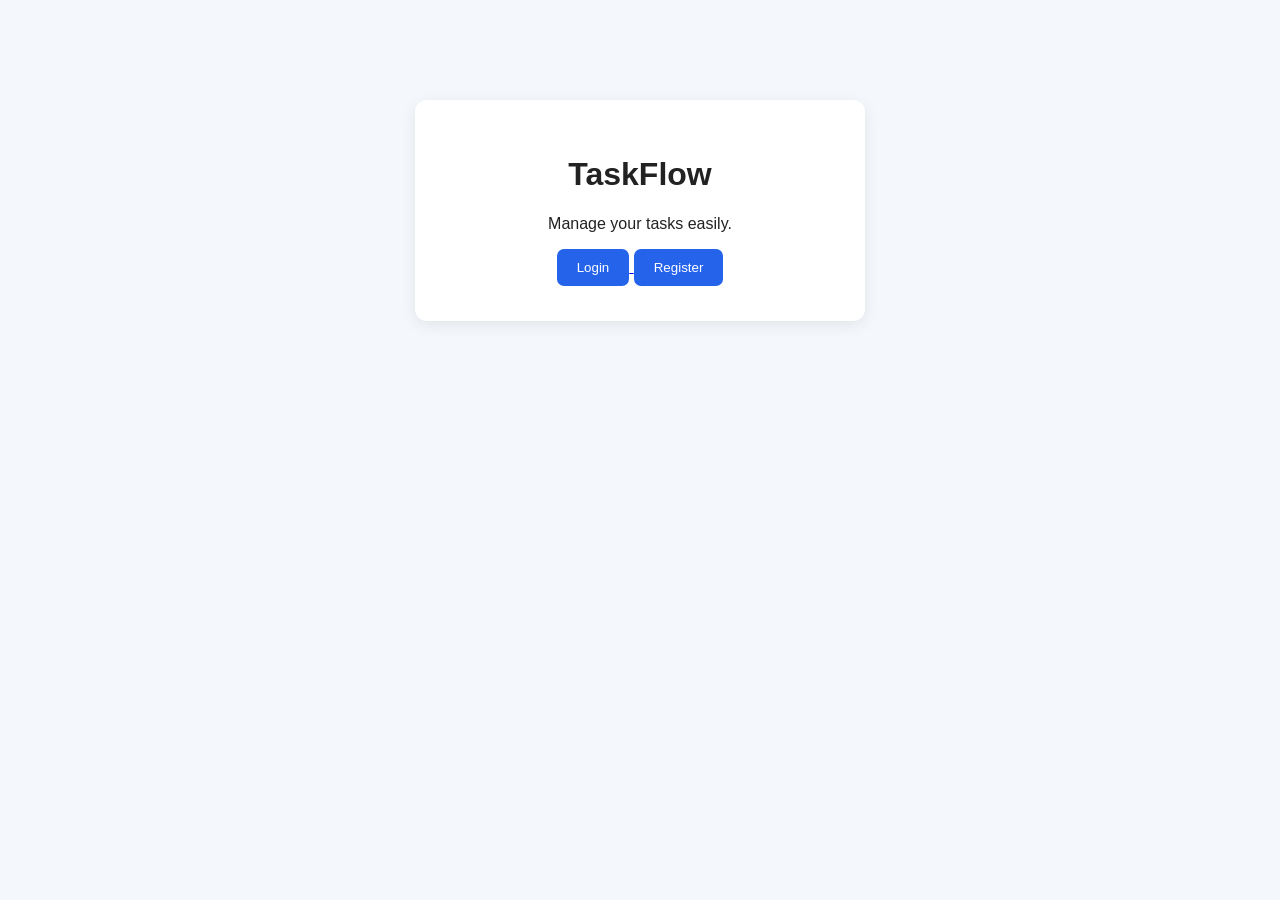
<file: frontend/index.html>
<!DOCTYPE html>
<html>
<head>
    <title>TaskFlow</title>
    <link rel="stylesheet" href="style.css">
</head>

<body>

<div class="container">

    <h1>TaskFlow</h1>

    <p>Manage your tasks easily.</p>

    <a href="login.html">
        <button>Login</button>
    </a>

    <a href="register.html">
        <button>Register</button>
    </a>

</div>

</body>
</html>
</file>
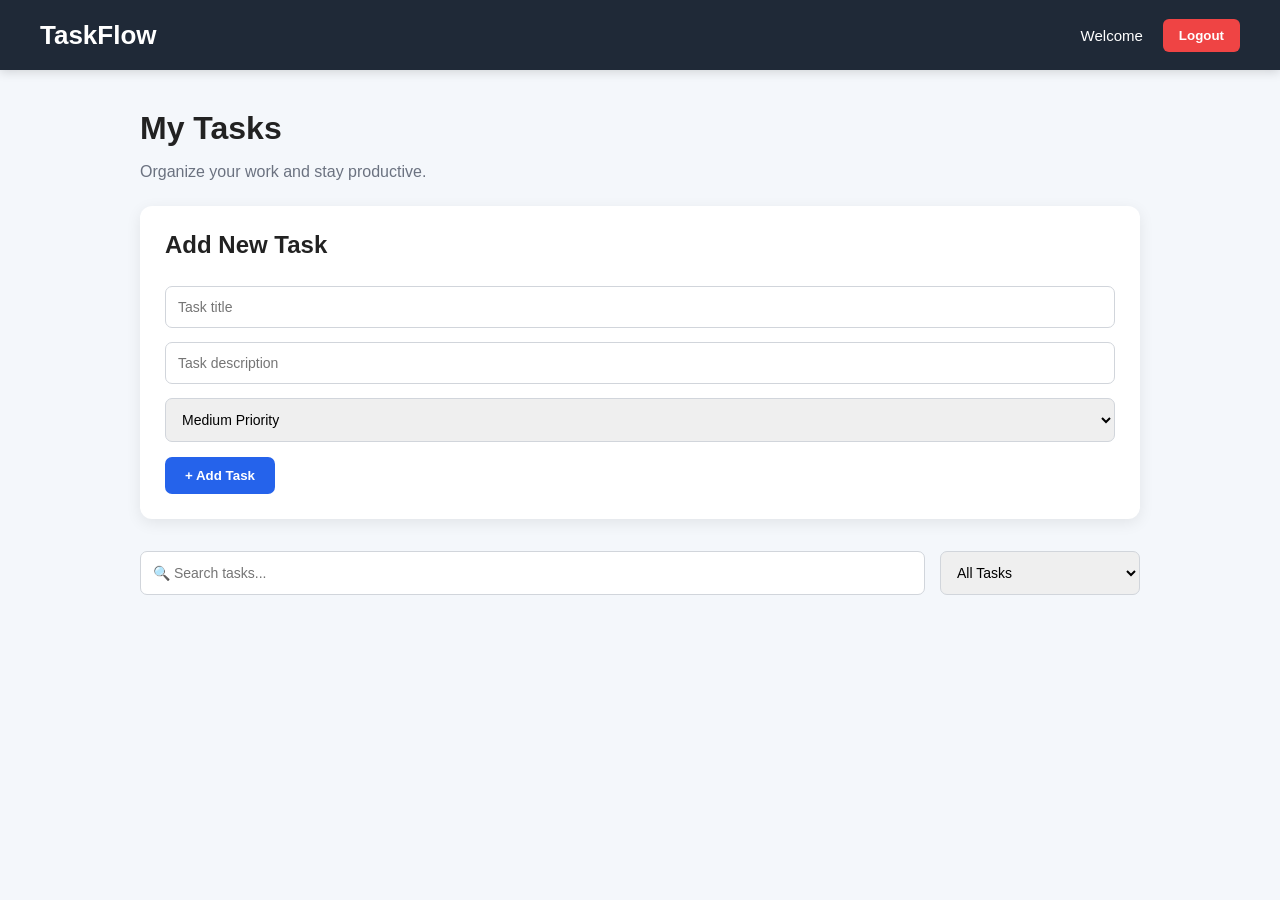
<file: frontend/dashboard.html>
<!DOCTYPE html>
<html>

<head>

    <title>TaskFlow Dashboard</title>

    <link rel="stylesheet" href="style.css">

</head>

<body>

<!-- TOOLBAR -->

<nav class="navbar">

    <div class="logo">
        TaskFlow
    </div>

    <div class="nav-right">

        <span id="welcomeUser">
            Welcome
        </span>

        <button class="logout-btn"
                onclick="logout()">
            Logout
        </button>

    </div>

</nav>


<!-- MAIN DASHBOARD -->

<div class="dashboard">

    <div class="dashboard-header">

        <div>
            <h1>My Tasks</h1>

            <p>
                Organize your work and stay productive.
            </p>
        </div>

    </div>


    <!-- ADD TASK -->

    <div class="add-task-card">

        <h2>Add New Task</h2>

        <input
            id="title"
            type="text"
            placeholder="Task title">

        <input
            id="description"
            type="text"
            placeholder="Task description">

        <select id="priority">

            <option value="LOW">
                Low Priority
            </option>

            <option value="MEDIUM" selected>
                Medium Priority
            </option>

            <option value="HIGH">
                High Priority
            </option>

        </select>

        <button
            class="add-btn"
            onclick="addTask()">

            + Add Task

        </button>

    </div>


    <!-- SEARCH -->

    <div class="task-controls">

        <input
            id="search"
            type="text"
            placeholder="🔍 Search tasks..."
            onkeyup="loadTasks()">

        <select
            id="statusFilter"
            onchange="loadTasks()">

            <option value="ALL">
                All Tasks
            </option>

            <option value="PENDING">
                Pending
            </option>

            <option value="COMPLETED">
                Completed
            </option>

        </select>

    </div>


    <!-- TASK LIST -->

    <div id="taskList"></div>

</div>


<script src="script.js"></script>

</body>

</html>
</file>
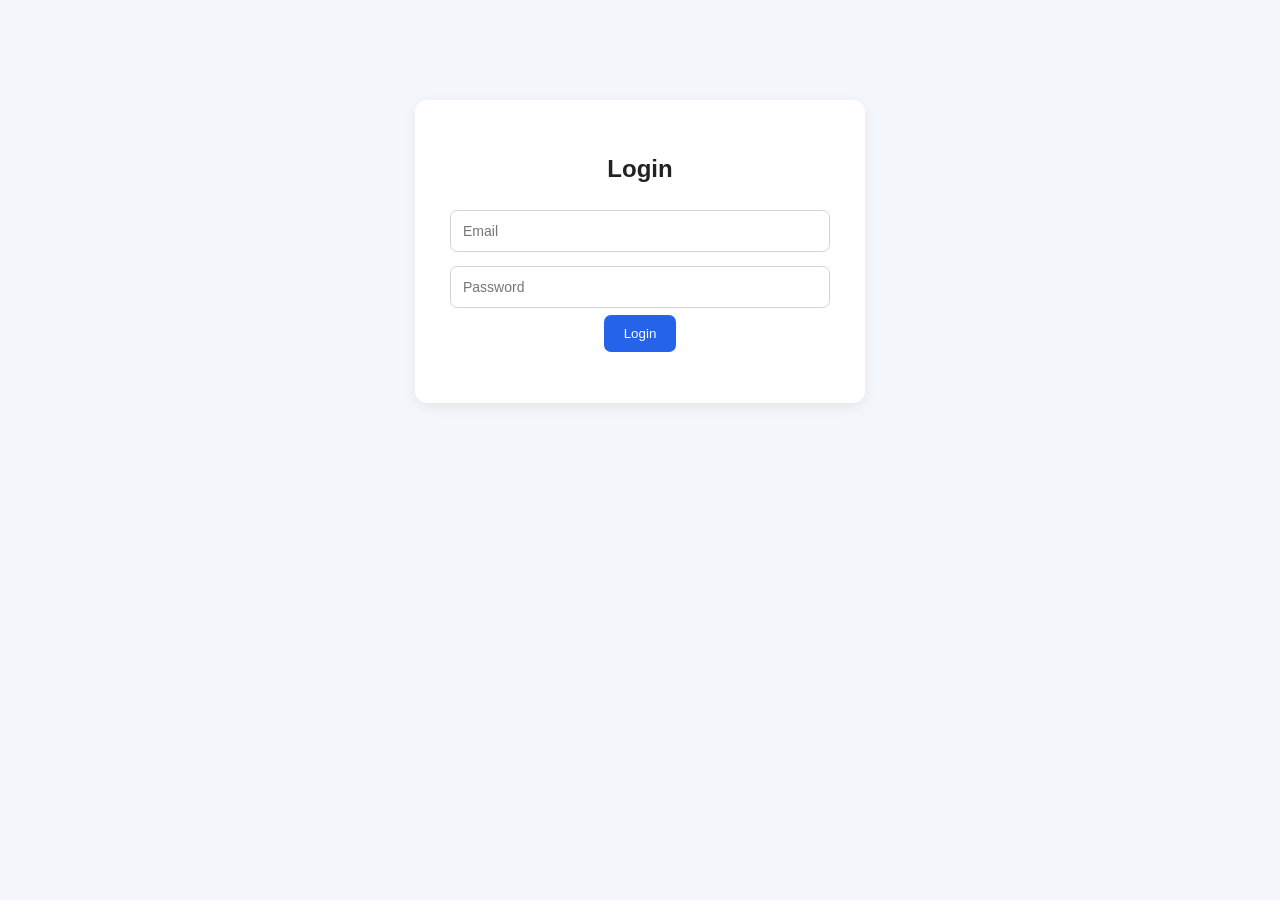
<file: frontend/login.html>
<!DOCTYPE html>
<html>

<head>
    <title>Login - TaskFlow</title>
    <link rel="stylesheet" href="style.css">
</head>

<body>

<div class="form-container">

    <h2>Login</h2>

    <input id="loginEmail"
           type="email"
           placeholder="Email">

    <input id="loginPassword"
           type="password"
           placeholder="Password">

    <button onclick="login()">Login</button>

    <p id="message"></p>

</div>

<script src="script.js"></script>

</body>
</html>
</file>
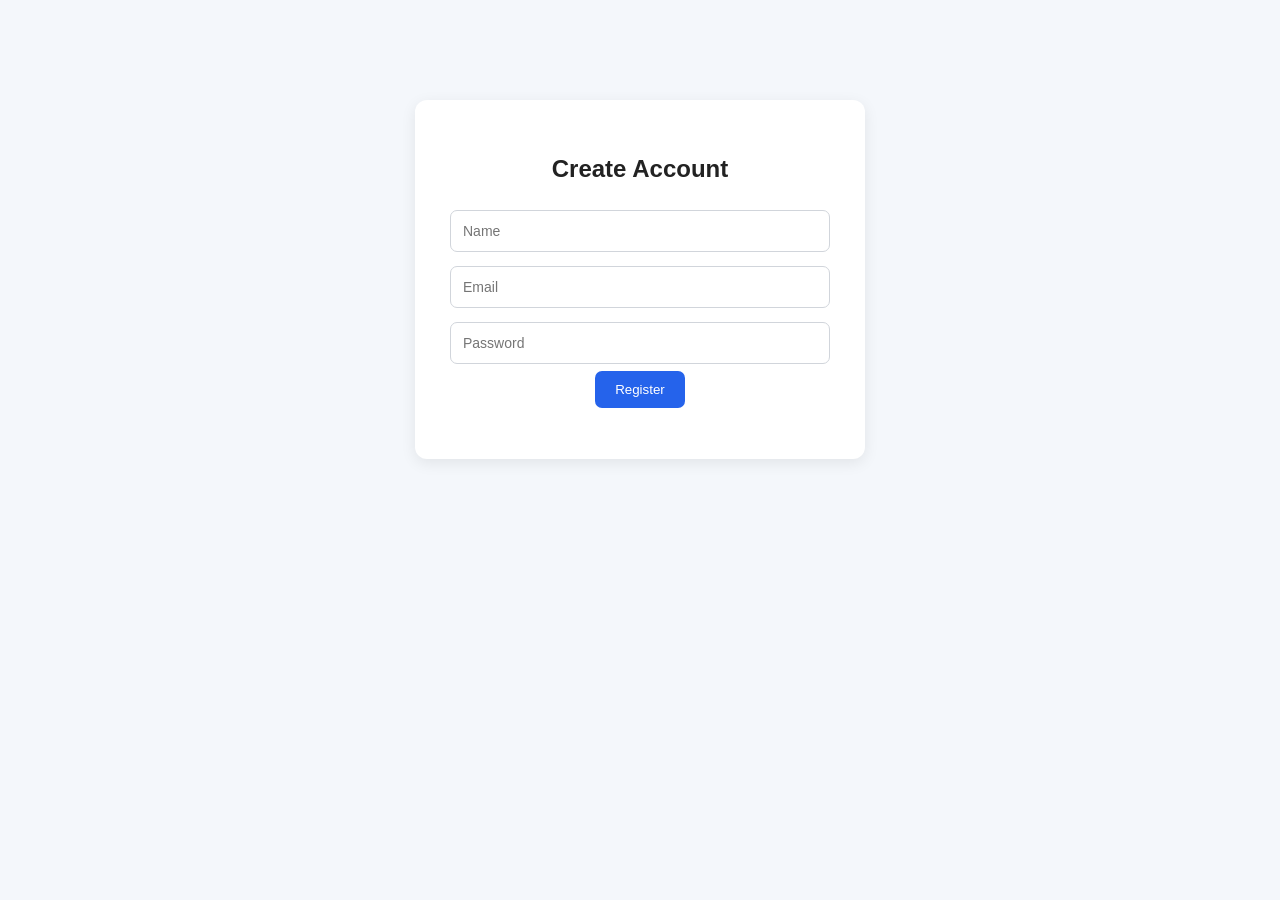
<file: frontend/register.html>
<!DOCTYPE html>
<html>

<head>
    <title>Register - TaskFlow</title>
    <link rel="stylesheet" href="style.css">
</head>

<body>

<div class="form-container">

    <h2>Create Account</h2>

    <input id="name"
           type="text"
           placeholder="Name">

    <input id="email"
           type="email"
           placeholder="Email">

    <input id="password"
           type="password"
           placeholder="Password">

    <button onclick="register()">Register</button>

    <p id="message"></p>

</div>

<script src="script.js"></script>

</body>
</html>
</file>
<file: frontend/style.css>
* {
    box-sizing: border-box;
}

body {
    font-family: Arial, sans-serif;
    margin: 0;
    background: #f4f7fb;
    color: #222;
}


/* =========================
   TOOLBAR
========================= */

.navbar {
    height: 70px;
    background: #1f2937;
    color: white;

    display: flex;
    align-items: center;
    justify-content: space-between;

    padding: 0 40px;

    box-shadow: 0 2px 10px rgba(0, 0, 0, 0.15);
}

.logo {
    font-size: 26px;
    font-weight: bold;
}

.nav-right {
    display: flex;
    align-items: center;
    gap: 20px;
}

#welcomeUser {
    font-size: 15px;
}


/* LOGOUT BUTTON */

.logout-btn {
    background: #ef4444;
    color: white;

    border: none;
    border-radius: 6px;

    padding: 9px 16px;

    cursor: pointer;
    font-weight: bold;
}

.logout-btn:hover {
    background: #dc2626;
}


/* =========================
   DASHBOARD
========================= */

.dashboard {
    width: 90%;
    max-width: 1000px;

    margin: 40px auto;
}


/* HEADER */

.dashboard-header {
    margin-bottom: 25px;
}

.dashboard-header h1 {
    margin-bottom: 5px;
    font-size: 32px;
}

.dashboard-header p {
    color: #6b7280;
}


/* =========================
   ADD TASK CARD
========================= */

.add-task-card {
    background: white;

    padding: 25px;

    border-radius: 12px;

    box-shadow: 0 4px 15px rgba(0, 0, 0, 0.08);

    margin-bottom: 25px;
}

.add-task-card h2 {
    margin-top: 0;
}


input,
select {
    width: 100%;

    padding: 12px;

    margin: 7px 0;

    border: 1px solid #d1d5db;

    border-radius: 7px;

    font-size: 14px;
}

input:focus,
select:focus {
    outline: none;

    border-color: #2563eb;
}


/* ADD BUTTON */

.add-btn {
    background: #2563eb;

    color: white;

    border: none;

    border-radius: 7px;

    padding: 11px 20px;

    margin-top: 8px;

    cursor: pointer;

    font-weight: bold;
}

.add-btn:hover {
    background: #1d4ed8;
}


/* =========================
   SEARCH & FILTER
========================= */

.task-controls {
    display: flex;

    gap: 15px;

    margin-bottom: 20px;
}

.task-controls input {
    flex: 1;
}

.task-controls select {
    width: 200px;
}


/* =========================
   TASK CARD
========================= */

.task {
    background: white;

    padding: 20px;

    margin: 15px 0;

    border-radius: 10px;

    border-left: 5px solid #2563eb;

    box-shadow: 0 3px 12px rgba(0, 0, 0, 0.07);
}

.task h3 {
    margin-top: 0;

    font-size: 20px;
}

.task p {
    color: #555;
}


/* TASK BUTTONS */

.task button {
    border: none;

    border-radius: 6px;

    padding: 9px 14px;

    margin-right: 8px;

    cursor: pointer;
}

.task button:first-of-type {
    background: #22c55e;

    color: white;
}

.task button:last-of-type {
    background: #ef4444;

    color: white;
}


/* =========================
   LOGIN / REGISTER
========================= */

.container,
.form-container {
    width: 90%;
    max-width: 450px;

    margin: 100px auto;

    background: white;

    padding: 35px;

    border-radius: 12px;

    box-shadow: 0 4px 15px rgba(0, 0, 0, 0.08);

    text-align: center;
}

.form-container button,
.container button {
    background: #2563eb;

    color: white;

    border: none;

    border-radius: 7px;

    padding: 11px 20px;

    cursor: pointer;
}

.form-container button:hover,
.container button:hover {
    background: #1d4ed8;
}


/* =========================
   MOBILE
========================= */

@media (max-width: 600px) {

    .navbar {
        padding: 0 15px;
    }

    .logo {
        font-size: 21px;
    }

    .dashboard {
        width: 94%;
    }

    .task-controls {
        flex-direction: column;
    }

    .task-controls select {
        width: 100%;
    }

}
</file>
